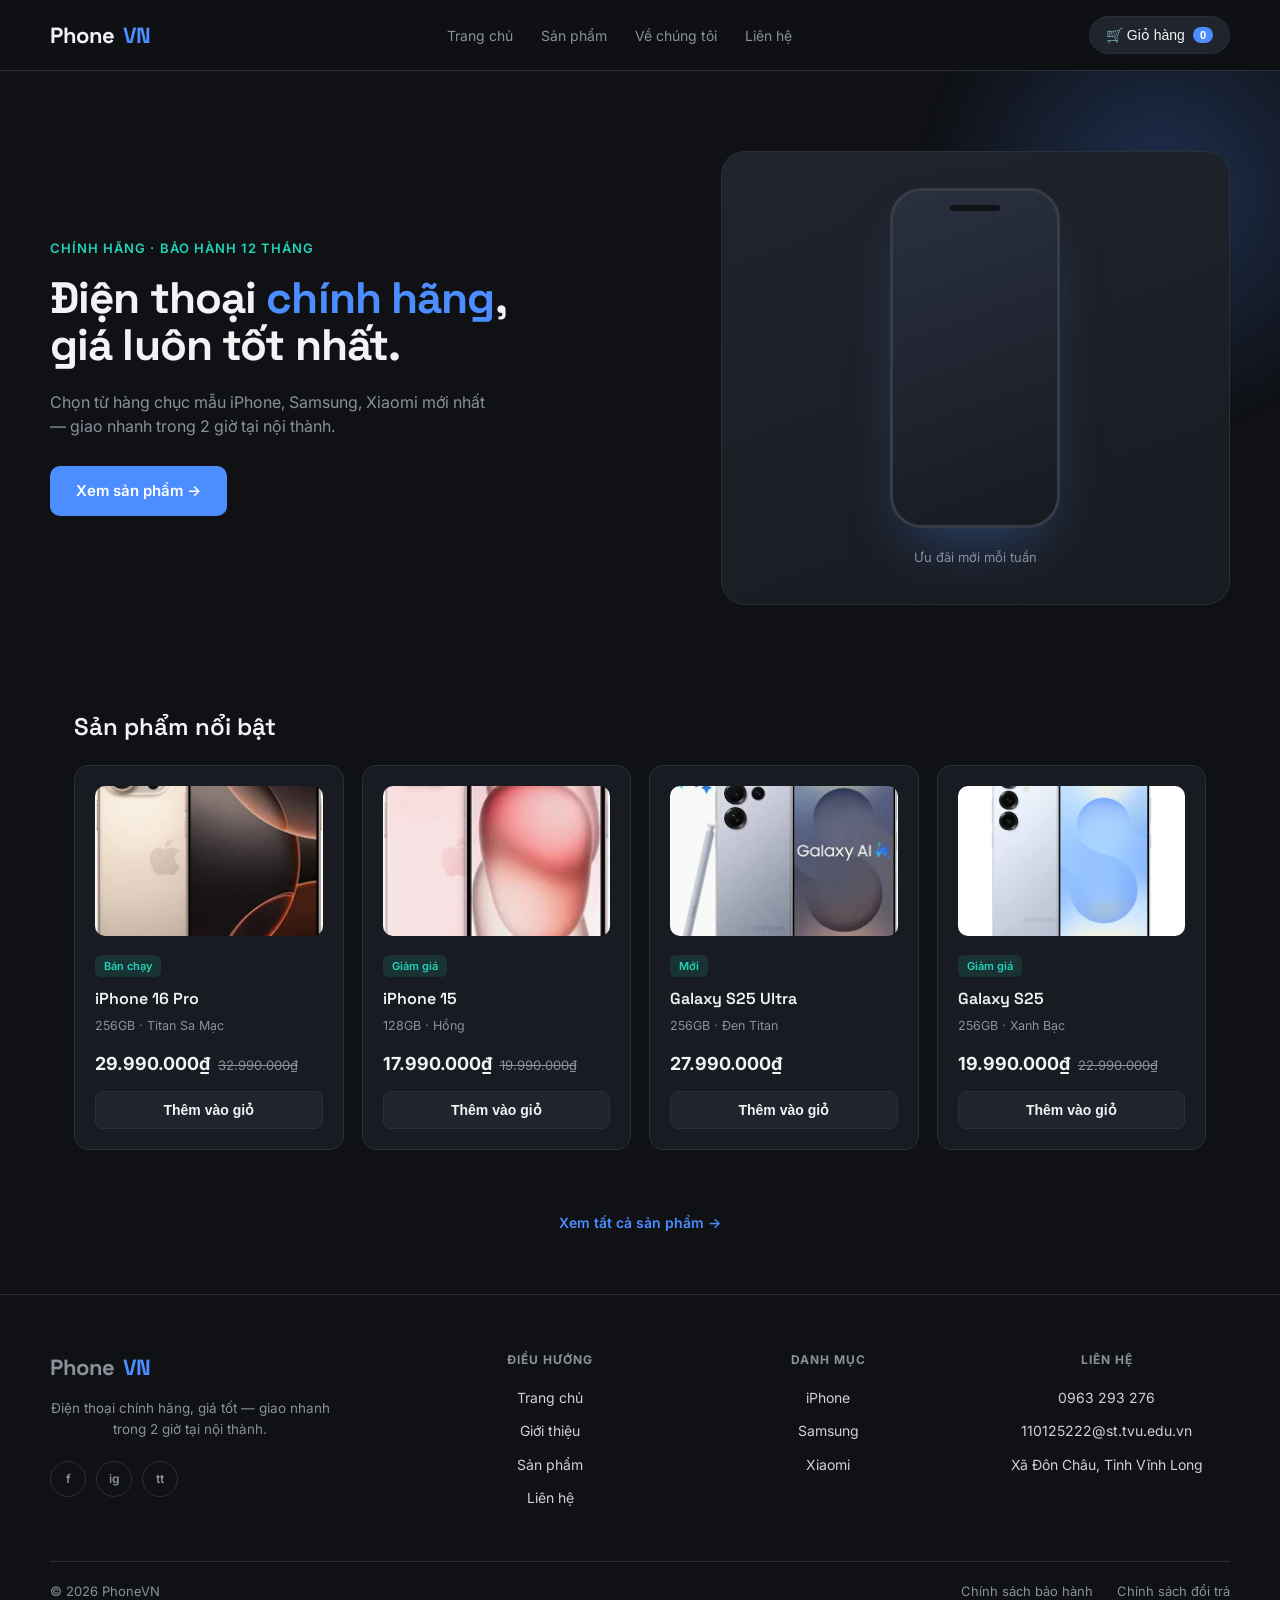
<file: index.html>
<!DOCTYPE html>
<html lang="vi">
  <head>
    <meta charset="UTF-8">
    <meta name="viewport" content="width=device-width, initial-scale=1.0">
    <title>PhoneVN — Điện thoại chính hãng, giá tốt</title>
    <link rel="preconnect" href="https://fonts.googleapis.com">
    <link href="https://fonts.googleapis.com/css2?family=Space+Grotesk:wght@500;600;700&family=Inter:wght@400;500;600;700&display=swap" rel="stylesheet">
    <link rel="stylesheet" href="css/styles.css">
</head>
<body>

<header>
  <nav class="nav wrap">
    <div class="brand">Phone<span>VN</span></div>
    <div class="nav-links">
      <a href="index.html">Trang chủ</a>
      <a href="html/san-pham.html">Sản phẩm</a>
      <a href="html/gioi-thieu.html">Về chúng tôi</a>
      <a href="html/lien-he.html">Liên hệ</a>
    </div>
    <div class="nav-actions">
      <button id="cart-btn" onclick="toggleCart(true)">
        🛒 Giỏ hàng <span id="cart-count">0</span>
      </button>
    </div>
  </nav>
</header>

<section class="hero">
  <div class="hero-inner">
    <div>
      <div class="eyebrow">Chính hãng · Bảo hành 12 tháng</div>
      <h1>Điện thoại <em>chính hãng</em>,<br>giá luôn tốt nhất.</h1>
      <p>Chọn từ hàng chục mẫu iPhone, Samsung, Xiaomi mới nhất — giao nhanh trong 2 giờ tại nội thành.</p>
      <a href="html/san-pham.html" class="btn-primary">Xem sản phẩm →</a>
    </div>
    <div class="hero-visual">
      <div class="phone-frame"></div>
      <div class="caption">Ưu đãi mới mỗi tuần</div>
    </div>
  </div>
</section>

<div class="section-title" id="products">
  <h2>Sản phẩm nổi bật</h2>
  <span></span>
</div>
<div class="grid" id="featured-grid"></div>
<div class="featured-cta">
  <a href="html/san-pham.html">Xem tất cả sản phẩm →</a>
</div>

<footer class="site-footer" id="contact">
  <div class="footer-grid">
    <div class="footer-brand">
      <div class="brand">Phone<span>VN</span></div>
      <p>Điện thoại chính hãng, giá tốt — giao nhanh trong 2 giờ tại nội thành.</p>
      <div class="footer-social">
        <a href="https://www.facebook.com/share/1JNX419ouY/" aria-label="Facebook">f</a>
        <a href="https://www.instagram.com/mduzcc?igsh=MTUydXp4b2Fwazlycw==" aria-label="Instagram">ig</a>
        <a href="https://www.tiktok.com/@mduc6927?_r=1&_t=ZS-981VV8JKOSP" aria-label="TikTok">tt</a>
      </div>
    </div>
    <div class="footer-col">
      <h4>Điều hướng</h4>
      <ul>
        <li><a href="index.html">Trang chủ</a></li>
        <li><a href="html/gioi-thieu.html">Giới thiệu</a></li>
        <li><a href="html/san-pham.html">Sản phẩm</a></li>
        <li><a href="html/lien-he.html">Liên hệ</a></li>
      </ul>
    </div>
    <div class="footer-col">
      <h4>Danh mục</h4>
      <ul>
        <li><a href="html/san-pham.html">iPhone</a></li>
        <li><a href="html/san-pham.html">Samsung</a></li>
        <li><a href="html/san-pham.html">Xiaomi</a></li>
      </ul>
    </div>
    <div class="footer-col">
      <h4>Liên hệ</h4>
      <ul>
        <li><span>0963 293 276</span></li>
        <li><span>110125222@st.tvu.edu.vn</span></li>
        <li><span>Xã Đôn Châu, Tỉnh Vĩnh Long</span></li>
      </ul>
    </div>
  </div>
  <div class="footer-bottom">
    <span>© 2026 PhoneVN</span>
    <span class="footer-bottom-links">
      <a href="#">Chính sách bảo hành</a>
      <a href="#">Chính sách đổi trả</a>
    </span>
  </div>
</footer>

<div class="overlay" id="overlay" onclick="toggleCart(false)"></div>
<div class="drawer" id="cart-drawer">
  <div class="drawer-head">
    <h3>Giỏ hàng</h3>
    <button class="close-btn" onclick="toggleCart(false)">✕</button>
  </div>
  <div class="drawer-items" id="drawer-items"></div>
  <div class="drawer-foot">
    <div class="total-row">
      <span>Tổng cộng</span>
      <span id="cart-total">0₫</span>
    </div>
    <button class="btn-primary btn-block" onclick="checkout()">Thanh toán</button>
  </div>
</div>

<script src="js/script.js"></script>

</body>
</html>
</file>
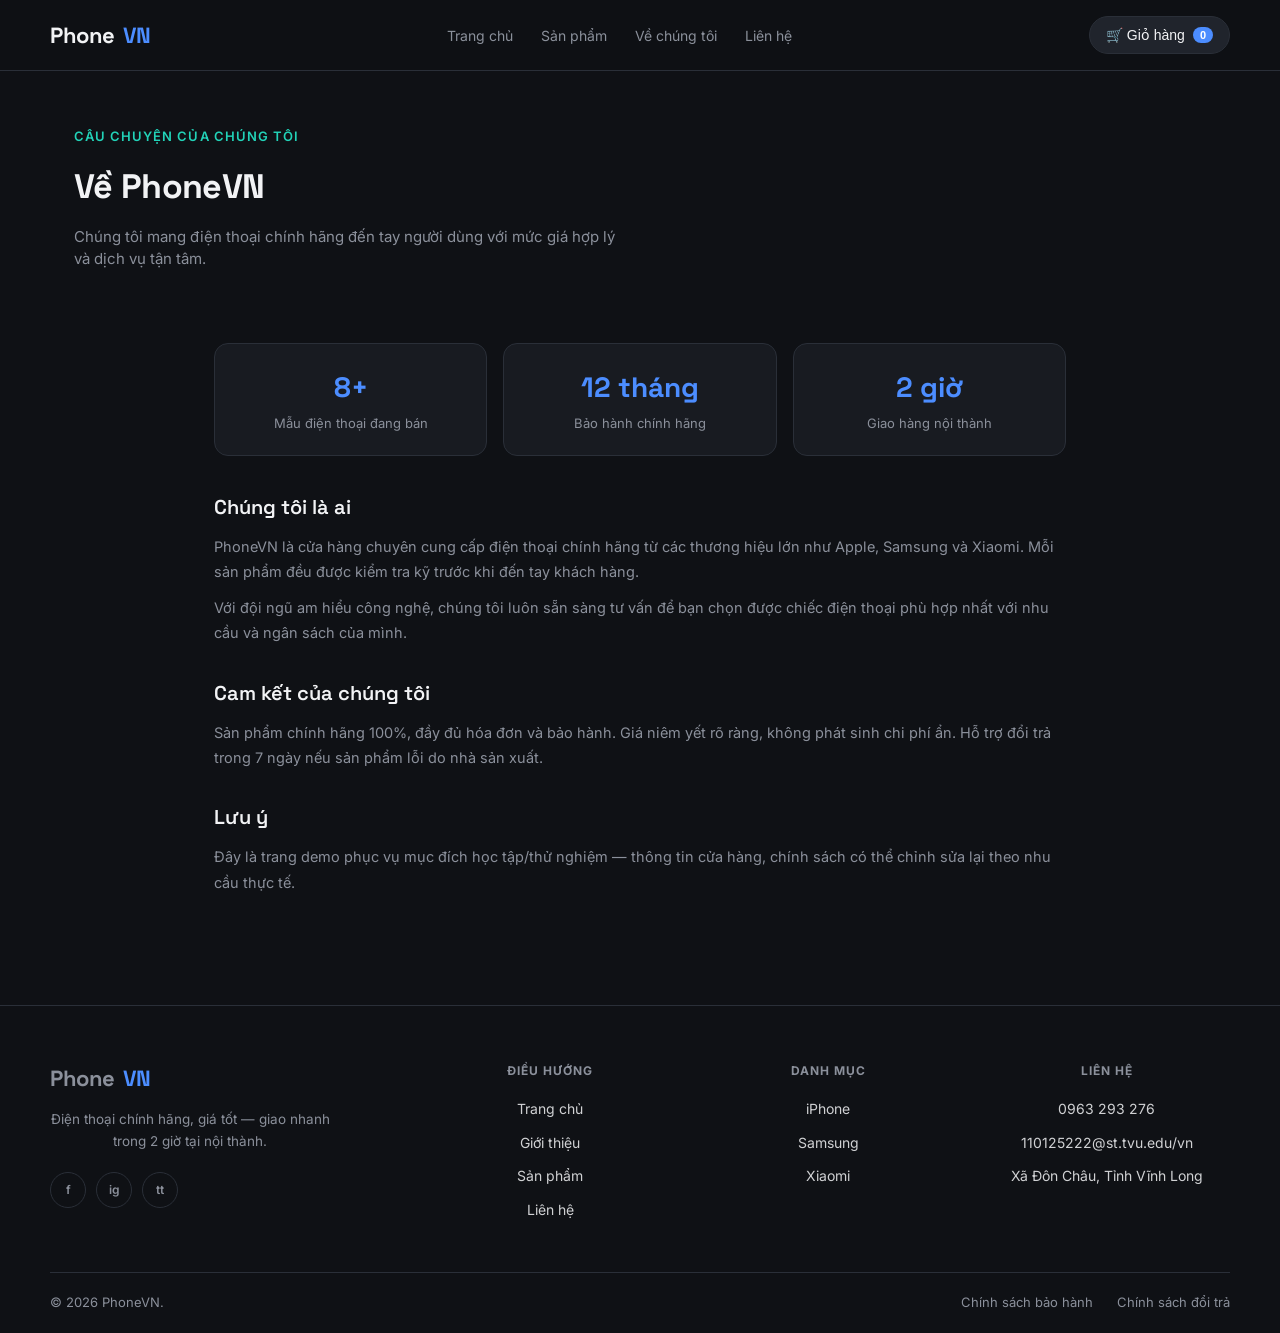
<file: html/gioi-thieu.html>
<!DOCTYPE html>
<html lang="vi">
  <head>
    <meta charset="UTF-8">
    <meta name="viewport" content="width=device-width, initial-scale=1.0">
    <title>Về chúng tôi — PhoneVN</title>
    <link rel="preconnect" href="https://fonts.googleapis.com">
    <link href="https://fonts.googleapis.com/css2?family=Space+Grotesk:wght@500;600;700&family=Inter:wght@400;500;600;700&display=swap" rel="stylesheet">
    <link rel="stylesheet" href="../css/styles.css">
</head>
<body>

<header>
  <nav class="nav wrap">
    <div class="brand">Phone<span>VN</span></div>
    <div class="nav-links">
      <a href="../index.html">Trang chủ</a>
      <a href="san-pham.html">Sản phẩm</a>
      <a href="gioi-thieu.html">Về chúng tôi</a>
      <a href="lien-he.html">Liên hệ</a>
    </div>
    <div class="nav-actions">
      <button id="cart-btn" onclick="toggleCart(true)">
        🛒 Giỏ hàng <span id="cart-count">0</span>
      </button>
    </div>
  </nav>
</header>

<div class="page-hero">
  <div class="eyebrow">Câu chuyện của chúng tôi</div>
  <h1>Về PhoneVN</h1>
  <p>Chúng tôi mang điện thoại chính hãng đến tay người dùng với mức giá hợp lý và dịch vụ tận tâm.</p>
</div>

<div class="about-wrap">
  <div class="stats-row">
    <div class="stat-card">
      <div class="num">8+</div>
      <div class="label">Mẫu điện thoại đang bán</div>
    </div>
    <div class="stat-card">
      <div class="num">12 tháng</div>
      <div class="label">Bảo hành chính hãng</div>
    </div>
    <div class="stat-card">
      <div class="num">2 giờ</div>
      <div class="label">Giao hàng nội thành</div>
    </div>
  </div>

  <h2>Chúng tôi là ai</h2>
  <p>PhoneVN là cửa hàng chuyên cung cấp điện thoại chính hãng từ các thương hiệu lớn như Apple, Samsung và Xiaomi. Mỗi sản phẩm đều được kiểm tra kỹ trước khi đến tay khách hàng.</p>
  <p>Với đội ngũ am hiểu công nghệ, chúng tôi luôn sẵn sàng tư vấn để bạn chọn được chiếc điện thoại phù hợp nhất với nhu cầu và ngân sách của mình.</p>

  <h2>Cam kết của chúng tôi</h2>
  <p>Sản phẩm chính hãng 100%, đầy đủ hóa đơn và bảo hành. Giá niêm yết rõ ràng, không phát sinh chi phí ẩn. Hỗ trợ đổi trả trong 7 ngày nếu sản phẩm lỗi do nhà sản xuất.</p>

  <h2>Lưu ý</h2>
  <p>Đây là trang demo phục vụ mục đích học tập/thử nghiệm — thông tin cửa hàng, chính sách có thể chỉnh sửa lại theo nhu cầu thực tế.</p>
</div>

<footer class="site-footer" id="contact">
  <div class="footer-grid">
    <div class="footer-brand">
      <div class="brand">Phone<span>VN</span></div>
      <p>Điện thoại chính hãng, giá tốt — giao nhanh trong 2 giờ tại nội thành.</p>
      <div class="footer-social">
        <a href="https://www.facebook.com/share/1JNX419ouY/" aria-label="Facebook">f</a>
        <a href="https://www.instagram.com/mduzcc?igsh=MTUydXp4b2Fwazlycw==" aria-label="Instagram">ig</a>
        <a href="https://www.tiktok.com/@mduc6927?_r=1&_t=ZS-981VV8JKOSP" aria-label="TikTok">tt</a>
      </div>
    </div>
    <div class="footer-col">
      <h4>Điều hướng</h4>
      <ul>
        <li><a href="../index.html">Trang chủ</a></li>
        <li><a href="gioi-thieu.html">Giới thiệu</a></li>
        <li><a href="san-pham.html">Sản phẩm</a></li>
        <li><a href="lien-he.html">Liên hệ</a></li>
      </ul>
    </div>
    <div class="footer-col">
      <h4>Danh mục</h4>
      <ul>
        <li><a href="san-pham.html">iPhone</a></li>
        <li><a href="san-pham.html">Samsung</a></li>
        <li><a href="san-pham.html">Xiaomi</a></li>
      </ul>
    </div>
    <div class="footer-col">
      <h4>Liên hệ</h4>
      <ul>
        <li><span>0963 293 276</span></li>
        <li><span>110125222@st.tvu.edu/vn</span></li>
        <li><span>Xã Đôn Châu, Tỉnh Vĩnh Long</span></li>
      </ul>
    </div>
  </div>
  <div class="footer-bottom">
    <span>© 2026 PhoneVN.</span>
    <span class="footer-bottom-links">
      <a href="#">Chính sách bảo hành</a>
      <a href="#">Chính sách đổi trả</a>
    </span>
  </div>
</footer>

<div class="overlay" id="overlay" onclick="toggleCart(false)"></div>
<div class="drawer" id="cart-drawer">
  <div class="drawer-head">
    <h3>Giỏ hàng</h3>
    <button class="close-btn" onclick="toggleCart(false)">✕</button>
  </div>
  <div class="drawer-items" id="drawer-items"></div>
  <div class="drawer-foot">
    <div class="total-row">
      <span>Tổng cộng</span>
      <span id="cart-total">0₫</span>
    </div>
    <button class="btn-primary btn-block" onclick="checkout()">Thanh toán</button>
  </div>
</div>

<script src="../js/script.js"></script>

</body>
</html>
</file>
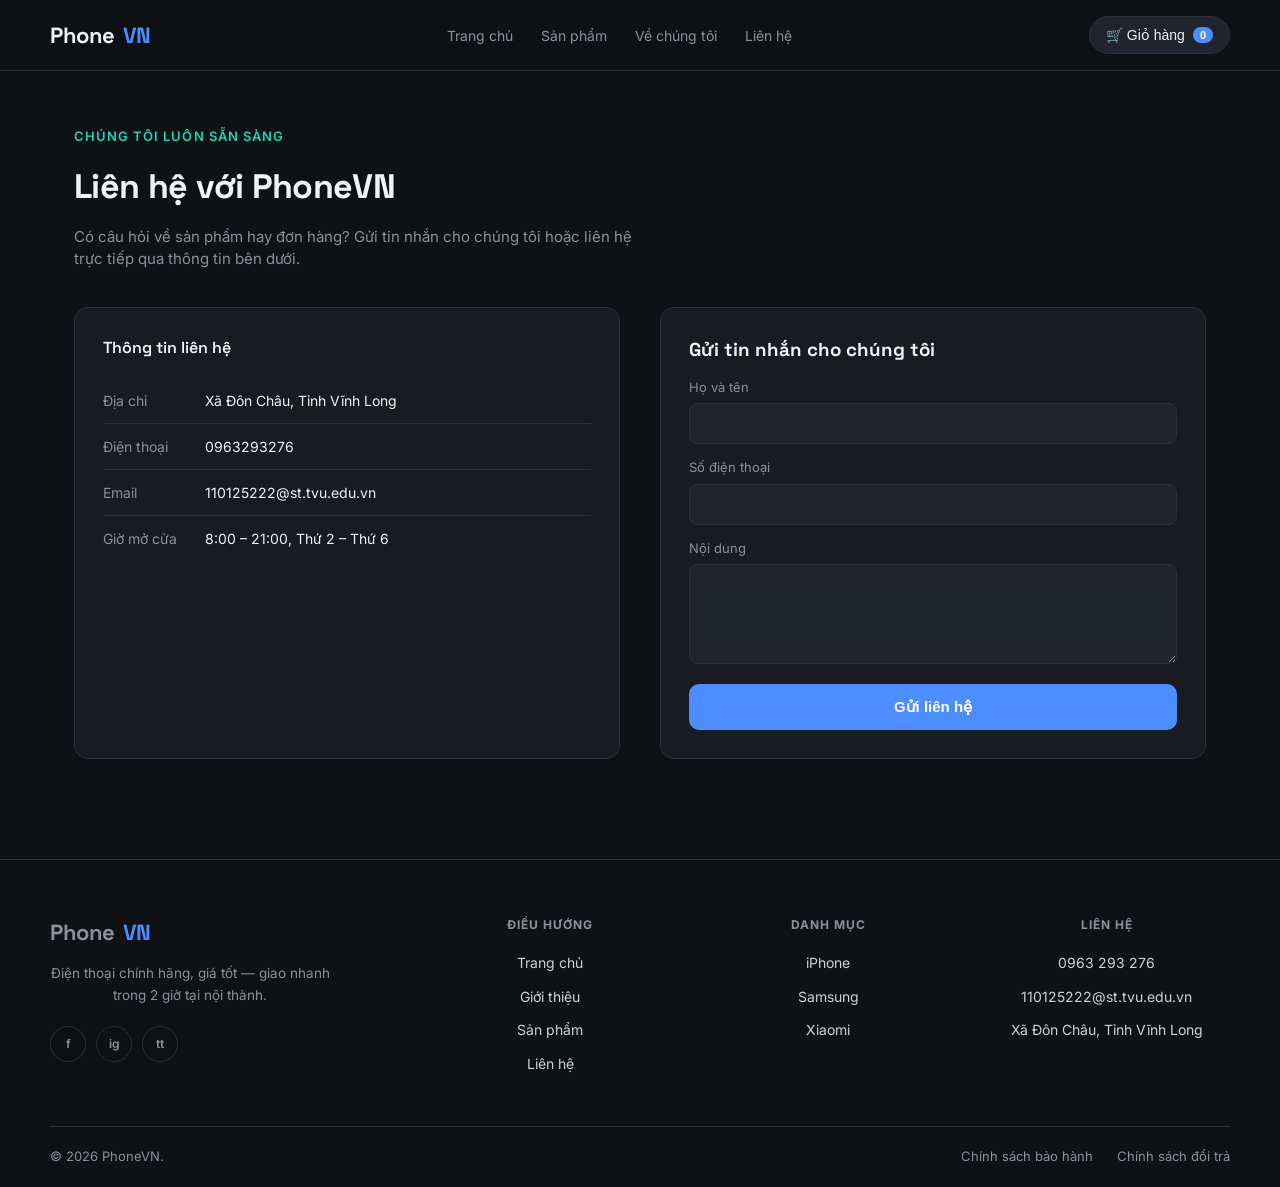
<file: html/lien-he.html>
<!DOCTYPE html>
<html lang="vi">
  <head>
    <meta charset="UTF-8">
    <meta name="viewport" content="width=device-width, initial-scale=1.0">
    <title>Liên hệ — PhoneVN</title>
    <link rel="preconnect" href="https://fonts.googleapis.com">
    <link href="https://fonts.googleapis.com/css2?family=Space+Grotesk:wght@500;600;700&family=Inter:wght@400;500;600;700&display=swap" rel="stylesheet">
    <link rel="stylesheet" href="../css/styles.css">
</head>
<body>

<header>
  <nav class="nav wrap">
    <div class="brand">Phone<span>VN</span></div>
    <div class="nav-links">
      <a href="../index.html">Trang chủ</a>
      <a href="san-pham.html">Sản phẩm</a>
      <a href="gioi-thieu.html">Về chúng tôi</a>
      <a href="lien-he.html">Liên hệ</a>
    </div>
    <div class="nav-actions">
      <button id="cart-btn" onclick="toggleCart(true)">
        🛒 Giỏ hàng <span id="cart-count">0</span>
      </button>
    </div>
  </nav>
</header>

<div class="page-hero">
  <div class="eyebrow">Chúng tôi luôn sẵn sàng</div>
  <h1>Liên hệ với PhoneVN</h1>
  <p>Có câu hỏi về sản phẩm hay đơn hàng? Gửi tin nhắn cho chúng tôi hoặc liên hệ trực tiếp qua thông tin bên dưới.</p>
</div>

<div class="contact-wrap">
  <div class="contact-info-card">
    <h3>Thông tin liên hệ</h3>
    <div class="contact-info-row">
      <span class="label">Địa chỉ</span>
      <span>Xã Đôn Châu, Tỉnh Vĩnh Long</span>
    </div>
    <div class="contact-info-row">
      <span class="label">Điện thoại</span>
      <span>0963293276</span>
    </div>
    <div class="contact-info-row">
      <span class="label">Email</span>
      <span>110125222@st.tvu.edu.vn</span>
    </div>
    <div class="contact-info-row">
      <span class="label">Giờ mở cửa</span>
      <span>8:00 – 21:00, Thứ 2 – Thứ 6</span>
    </div>
  </div>

  <form class="contact-form" onsubmit="return submitContact(event)">
    <h3>Gửi tin nhắn cho chúng tôi</h3>
    <div>
      <label for="cf-name">Họ và tên</label>
      <input type="text" id="cf-name" required>
    </div>
    <div>
      <label for="cf-phone">Số điện thoại</label>
      <input type="tel" id="cf-phone" required>
    </div>
    <div>
      <label for="cf-message">Nội dung</label>
      <textarea id="cf-message" required></textarea>
    </div>
    <button type="submit" class="btn-primary">Gửi liên hệ</button>
  </form>
</div>

<footer class="site-footer" id="contact">
  <div class="footer-grid">
    <div class="footer-brand">
      <div class="brand">Phone<span>VN</span></div>
      <p>Điện thoại chính hãng, giá tốt — giao nhanh trong 2 giờ tại nội thành.</p>
      <div class="footer-social">
        <a href="https://www.facebook.com/share/1JNX419ouY/" aria-label="Facebook">f</a>
        <a href="https://www.instagram.com/mduzcc?igsh=MTUydXp4b2Fwazlycw==" aria-label="Instagram">ig</a>
        <a href="https://www.tiktok.com/@mduc6927?_r=1&_t=ZS-981VV8JKOSP" aria-label="TikTok">tt</a>
      </div>
    </div>
    <div class="footer-col">
      <h4>Điều hướng</h4>
      <ul>
        <li><a href="../index.html">Trang chủ</a></li>
        <li><a href="gioi-thieu.html">Giới thiệu</a></li>
        <li><a href="san-pham.html">Sản phẩm</a></li>
        <li><a href="lien-he.html">Liên hệ</a></li>
      </ul>
    </div>
    <div class="footer-col">
      <h4>Danh mục</h4>
      <ul>
        <li><a href="san-pham.html">iPhone</a></li>
        <li><a href="san-pham.html">Samsung</a></li>
        <li><a href="san-pham.html">Xiaomi</a></li>
      </ul>
    </div>
    <div class="footer-col">
      <h4>Liên hệ</h4>
      <ul>
        <li><span>0963 293 276</span></li>
        <li><span>110125222@st.tvu.edu.vn</span></li>
        <li><span>Xã Đôn Châu, Tỉnh Vĩnh Long</span></li>
      </ul>
    </div>
  </div>
  <div class="footer-bottom">
    <span>© 2026 PhoneVN.</span>
    <span class="footer-bottom-links">
      <a href="#">Chính sách bảo hành</a>
      <a href="#">Chính sách đổi trả</a>
    </span>
  </div>
</footer>

<div class="overlay" id="overlay" onclick="toggleCart(false)"></div>
<div class="drawer" id="cart-drawer">
  <div class="drawer-head">
    <h3>Giỏ hàng</h3>
    <button class="close-btn" onclick="toggleCart(false)">✕</button>
  </div>
  <div class="drawer-items" id="drawer-items"></div>
  <div class="drawer-foot">
    <div class="total-row">
      <span>Tổng cộng</span>
      <span id="cart-total">0₫</span>
    </div>
    <button class="btn-primary btn-block" onclick="checkout()">Thanh toán</button>
  </div>
</div>

<script src="../js/script.js"></script>

</body>
</html>
</file>
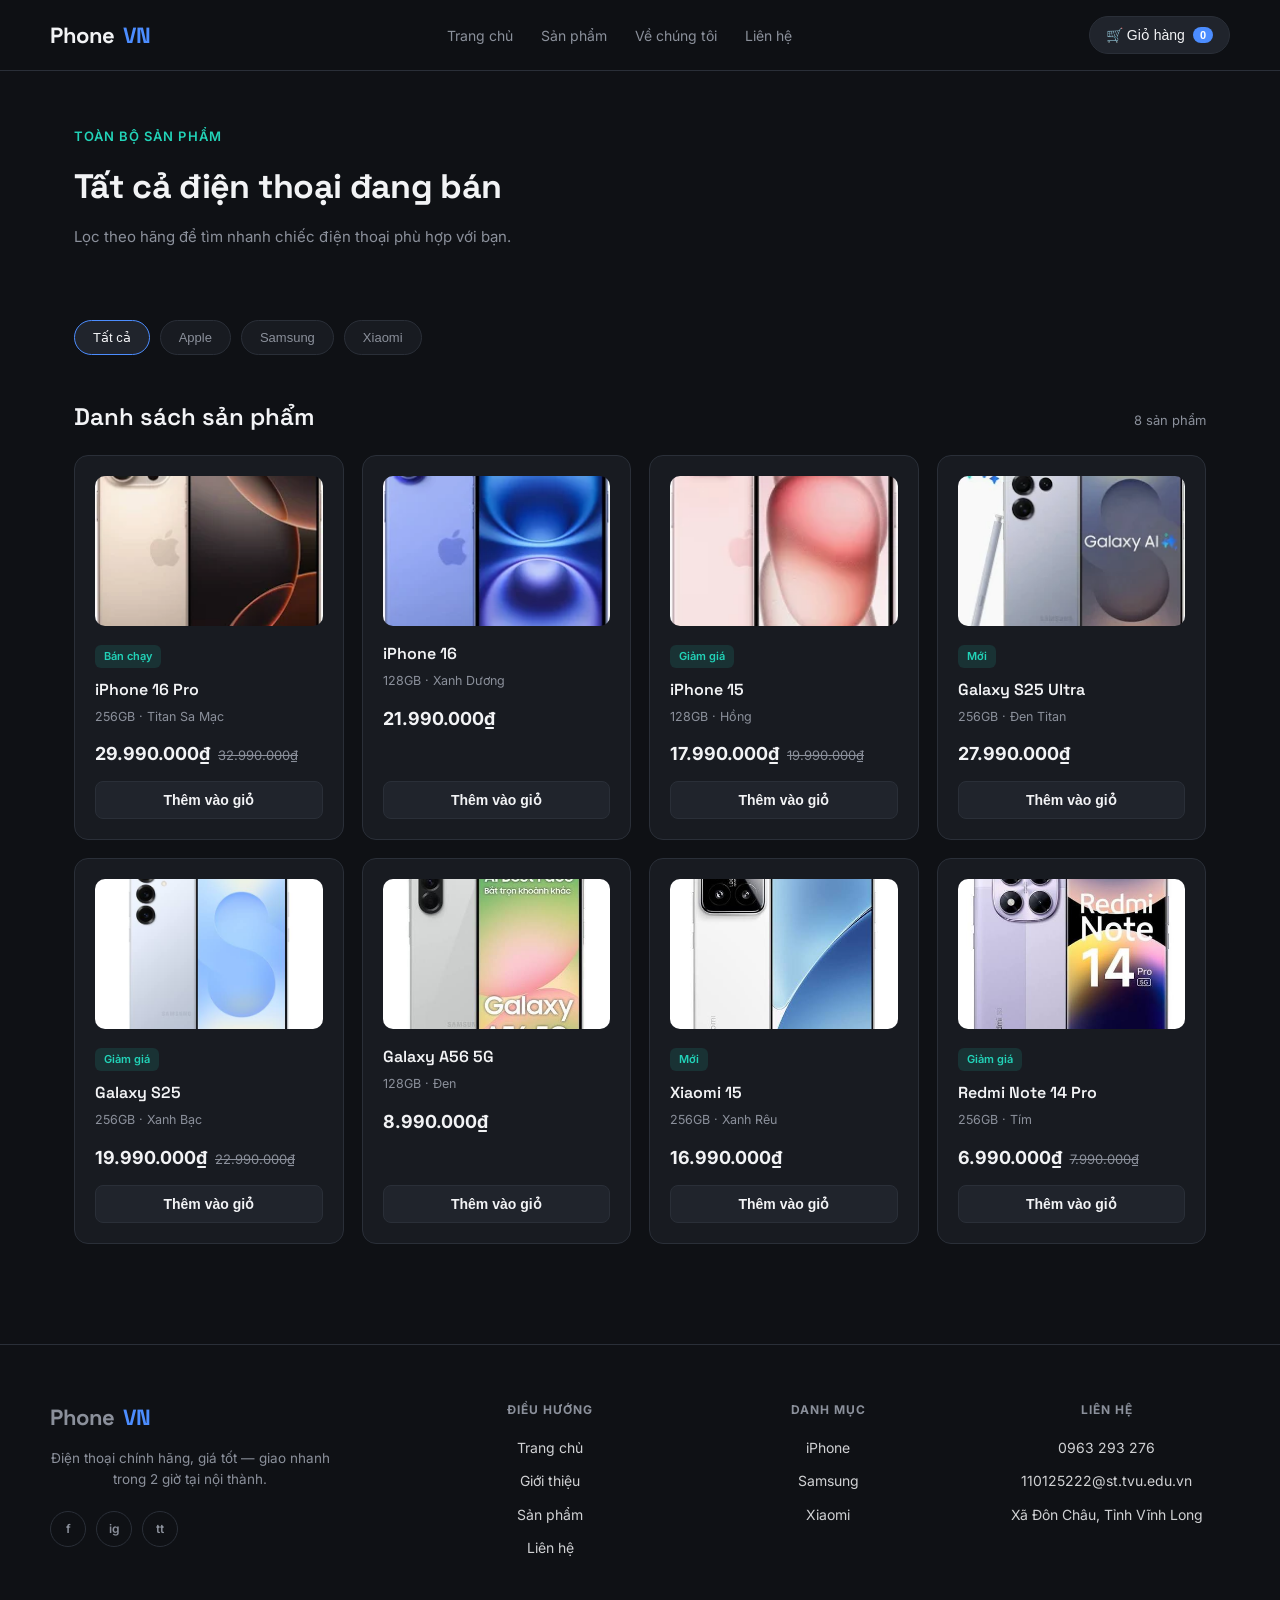
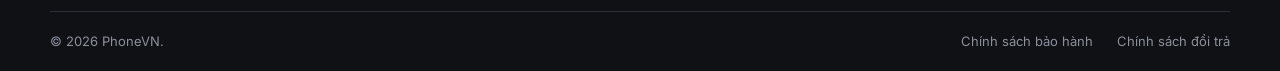
<file: html/san-pham.html>
<!DOCTYPE html>
<html lang="vi">
  <head>
    <meta charset="UTF-8">
    <meta name="viewport" content="width=device-width, initial-scale=1.0">
    <title>Sản phẩm — PhoneVN</title>
    <link rel="preconnect" href="https://fonts.googleapis.com">
    <link href="https://fonts.googleapis.com/css2?family=Space+Grotesk:wght@500;600;700&family=Inter:wght@400;500;600;700&display=swap" rel="stylesheet">
    <link rel="stylesheet" href="../css/styles.css">
</head>
<body>

<header>
  <nav class="nav wrap">
    <div class="brand">Phone<span>VN</span></div>
    <div class="nav-links">
      <a href="../index.html">Trang chủ</a>
      <a href="san-pham.html">Sản phẩm</a>
      <a href="gioi-thieu.html">Về chúng tôi</a>
      <a href="lien-he.html">Liên hệ</a>
    </div>
    <div class="nav-actions">
      <button id="cart-btn" onclick="toggleCart(true)">
        🛒 Giỏ hàng <span id="cart-count">0</span>
      </button>
    </div>
  </nav>
</header>

<div class="page-hero">
  <div class="eyebrow">Toàn bộ sản phẩm</div>
  <h1>Tất cả điện thoại đang bán</h1>
  <p>Lọc theo hãng để tìm nhanh chiếc điện thoại phù hợp với bạn.</p>
</div>

<div class="filters" id="filters"></div>

<div class="section-title">
  <h2>Danh sách sản phẩm</h2>
  <span id="result-count"></span>
</div>
<div class="grid" id="product-grid"></div>

<footer class="site-footer" id="contact">
  <div class="footer-grid">
    <div class="footer-brand">
      <div class="brand">Phone<span>VN</span></div>
      <p>Điện thoại chính hãng, giá tốt — giao nhanh trong 2 giờ tại nội thành.</p>
      <div class="footer-social">
        <a href="https://www.facebook.com/share/1JNX419ouY/" aria-label="Facebook">f</a>
        <a href="https://www.instagram.com/mduzcc?igsh=MTUydXp4b2Fwazlycw==" aria-label="Instagram">ig</a>
        <a href="https://www.tiktok.com/@mduc6927?_r=1&_t=ZS-981VV8JKOSP" aria-label="TikTok">tt</a>
      </div>
    </div>
    <div class="footer-col">
      <h4>Điều hướng</h4>
      <ul>
        <li><a href="../index.html">Trang chủ</a></li>
        <li><a href="gioi-thieu.html">Giới thiệu</a></li>
        <li><a href="san-pham.html">Sản phẩm</a></li>
        <li><a href="lien-he.html">Liên hệ</a></li>
      </ul>
    </div>
    <div class="footer-col">
      <h4>Danh mục</h4>
      <ul>
        <li><a href="san-pham.html">iPhone</a></li>
        <li><a href="san-pham.html">Samsung</a></li>
        <li><a href="san-pham.html">Xiaomi</a></li>
      </ul>
    </div>
    <div class="footer-col">
      <h4>Liên hệ</h4>
      <ul>
        <li><span>0963 293 276</span></li>
        <li><span>110125222@st.tvu.edu.vn</span></li>
        <li><span>Xã Đôn Châu, Tỉnh Vĩnh Long</span></li>
      </ul>
    </div>
  </div>
  <div class="footer-bottom">
    <span>© 2026 PhoneVN.</span>
    <span class="footer-bottom-links">
      <a href="#">Chính sách bảo hành</a>
      <a href="#">Chính sách đổi trả</a>
    </span>
  </div>
</footer>

<div class="overlay" id="overlay" onclick="toggleCart(false)"></div>
<div class="drawer" id="cart-drawer">
  <div class="drawer-head">
    <h3>Giỏ hàng</h3>
    <button class="close-btn" onclick="toggleCart(false)">✕</button>
  </div>
  <div class="drawer-items" id="drawer-items"></div>
  <div class="drawer-foot">
    <div class="total-row">
      <span>Tổng cộng</span>
      <span id="cart-total">0₫</span>
    </div>
    <button class="btn-primary btn-block" onclick="checkout()">Thanh toán</button>
  </div>
</div>

<script src="../js/script.js"></script>

</body>
</html>
</file>
<file: css/styles.css>
*{box-sizing:border-box; margin:0; padding:0;}
  body{
    background:#0F1115;
    color:#F2F3F5;
    font-family:'Inter', sans-serif;
    line-height:1.5;
  }
  h1,h2,h3,.brand{font-family:'Space Grotesk', sans-serif;}
  a{color:inherit; text-decoration:none;}
  img{max-width:100%; display:block;}
  .wrap{max-width:1180px; margin:0 auto; padding:0 24px;}

  /* Header */
  header{
    position:sticky; top:0; z-index:50;
    background:rgba(15,17,21,0.85);
    backdrop-filter:blur(10px);
    border-bottom:1px solid #2A2F38;
  }
  .nav{display:flex; align-items:center; justify-content:space-between; padding:16px 24px;}
  .nav.wrap{padding:16px 0;}
  .btn-block{width:100%;}
  .back-link{color:#8B909B; font-size:13px;}
  .page-hero-tight{padding-bottom:0;}
  .brand{font-size:22px; font-weight:700; letter-spacing:-0.02em; display:flex; align-items:center; gap:8px;}
  .brand span{color:#4C8DFF;}
  .nav-links{display:flex; gap:28px; font-size:14px; color:#8B909B;}
  .nav-links a:hover{color:#F2F3F5;}
  .nav-actions{display:flex; align-items:center; gap:16px;}
  #cart-btn{
    position:relative;
    background:#20242C;
    border:1px solid #2A2F38;
    color:#F2F3F5;
    padding:10px 16px;
    border-radius:999px;
    font-size:14px;
    cursor:pointer;
    display:flex; align-items:center; gap:8px;
  }
  #cart-count{
    background:#4C8DFF;
    color:#fff;
    font-size:11px;
    font-weight:700;
    padding:2px 7px;
    border-radius:999px;
  }

  /* Hero */
  .hero{
    padding:80px 24px 60px;
    position:relative;
    overflow:hidden;
  }
  .hero::before{
    content:"";
    position:absolute;
    top:-120px; right:-120px;
    width:480px; height:480px;
    background:radial-gradient(circle, rgba(76,141,255,0.25), transparent 70%);
    filter:blur(10px);
    pointer-events:none;
  }
  .hero-inner{
    max-width:1180px; margin:0 auto;
    display:grid; grid-template-columns:1.1fr 0.9fr; gap:48px; align-items:center;
    position:relative;
  }
  .eyebrow{
    color:#22D3B8; font-size:13px; font-weight:600;
    letter-spacing:0.08em; text-transform:uppercase; margin-bottom:16px;
  }
  .hero h1{
    font-size:44px;
    font-weight:700;
    letter-spacing:-0.02em;
    line-height:1.08;
    margin-bottom:20px;
  }
  .hero h1 em{font-style:normal; color:#4C8DFF;}
  .hero p{color:#8B909B; font-size:16px; max-width:440px; margin-bottom:28px;}
  .btn-primary{
    background:#4C8DFF;
    color:#fff;
    padding:14px 26px;
    border:none;
    border-radius:10px;
    font-size:15px;
    font-weight:600;
    cursor:pointer;
    display:inline-block;
  }
  .btn-primary:hover{background:#3d78e8;}
  .hero-visual{
    background:linear-gradient(160deg, #20242C, #181B21);
    border:1px solid #2A2F38;
    border-radius:24px;
    padding:36px;
    text-align:center;
    position:relative;
  }
  .hero-visual .phone-frame{
    width:170px; height:340px; margin:0 auto;
    background:linear-gradient(160deg,#2A3040,#171A21);
    border-radius:32px;
    border:3px solid #363c48;
    position:relative;
    box-shadow:0 30px 60px -20px rgba(76,141,255,0.35);
  }
  .phone-frame::after{
    content:"";
    position:absolute; top:14px; left:50%; transform:translateX(-50%);
    width:50px; height:6px; border-radius:4px; background:#0F1115;
  }
  .hero-visual .caption{margin-top:20px; color:#8B909B; font-size:13px;}

  /* Filters */
  .filters{
    display:flex; gap:10px; flex-wrap:wrap;
    padding:36px 24px 0; max-width:1180px; margin:0 auto;
  }
  .chip{
    background:#181B21;
    border:1px solid #2A2F38;
    color:#8B909B;
    padding:9px 18px;
    border-radius:999px;
    font-size:13px;
    cursor:pointer;
    transition:all .15s;
  }
  .chip.active, .chip:hover{
    background:#20242C; color:#F2F3F5; border-color:#4C8DFF;
  }

  /* Product grid */
  .section-title{
    padding:44px 24px 20px; max-width:1180px; margin:0 auto;
    display:flex; justify-content:space-between; align-items:baseline;
  }
  .section-title h2{font-size:24px; font-weight:600;}
  .section-title span{color:#8B909B; font-size:13px;}
  .grid{
    display:grid; grid-template-columns:repeat(4, 1fr); gap:18px;
    max-width:1180px; margin:0 auto; padding:0 24px 60px;
  }
  .card{
    background:#181B21;
    border:1px solid #2A2F38;
    border-radius:14px;
    padding:20px;
    display:flex; flex-direction:column;
    transition:transform .15s, border-color .15s;
  }
  .card:hover{transform:translateY(-4px); border-color:#3a4150;}
  .card-thumb{
    background:#20242C;
    border-radius:10px;
    height:150px;
    display:flex; align-items:center; justify-content:center;
    margin-bottom:16px;
    font-size:13px; color:#8B909B;
  }
  .badge{
    display:inline-block; font-size:11px; font-weight:600;
    color:#22D3B8; background:rgba(34,211,184,0.12);
    padding:3px 9px; border-radius:6px; margin-bottom:10px; width:fit-content;
  }
  .card h3{font-size:16px; font-weight:600; margin-bottom:6px;}
  .spec{color:#8B909B; font-size:12.5px; margin-bottom:14px;}
  .price-row{display:flex; align-items:baseline; gap:8px; margin-bottom:14px;}
  .price{font-size:18px; font-weight:700; color:#F2F3F5;}
  .price-old{font-size:13px; color:#8B909B; text-decoration:line-through;}
  .add-btn{
    margin-top:auto;
    background:#20242C;
    border:1px solid #2A2F38;
    color:#F2F3F5;
    padding:10px;
    border-radius:8px;
    font-size:14px; font-weight:600;
    cursor:pointer;
  }
  .add-btn:hover{background:#4C8DFF; border-color:#4C8DFF;}

  /* Cart drawer */
  .overlay{
    position:fixed; inset:0; background:rgba(0,0,0,0.5);
    opacity:0; pointer-events:none; transition:opacity .2s; z-index:90;
  }
  .overlay.show{opacity:1; pointer-events:auto;}
  .drawer{
    position:fixed; top:0; right:0; height:100%; width:380px; max-width:90vw;
    background:#181B21; border-left:1px solid #2A2F38;
    transform:translateX(100%); transition:transform .25s ease; z-index:100;
    display:flex; flex-direction:column;
  }
  .drawer.show{transform:translateX(0);}
  .drawer-head{
    padding:20px; border-bottom:1px solid #2A2F38;
    display:flex; justify-content:space-between; align-items:center;
  }
  .drawer-head h3{font-size:17px; font-weight:600;}
  .close-btn{background:none; border:none; color:#8B909B; font-size:20px; cursor:pointer;}
  .drawer-items{flex:1; overflow-y:auto; padding:14px 20px;}
  .cart-item{
    display:flex; gap:12px; padding:14px 0; border-bottom:1px solid #2A2F38;
  }
  .cart-item-thumb{
    width:56px; height:56px; border-radius:8px; background:#20242C;
    flex-shrink:0; display:flex; align-items:center; justify-content:center;
    font-size:10px; color:#8B909B; text-align:center;
  }
  .cart-item-info{flex:1;}
  .cart-item-info h4{font-size:14px; font-weight:600; margin-bottom:4px;}
  .cart-item-info .price{font-size:13px;}
  .qty-row{display:flex; align-items:center; gap:10px; margin-top:8px;}
  .qty-btn{
    width:24px; height:24px; border-radius:6px; border:1px solid #2A2F38;
    background:#20242C; color:#F2F3F5; cursor:pointer; font-size:13px;
  }
  .remove-btn{color:#FF5D5D; font-size:12px; cursor:pointer; margin-left:auto; background:none; border:none;}
  .drawer-foot{padding:20px; border-top:1px solid #2A2F38;}
  .total-row{display:flex; justify-content:space-between; margin-bottom:16px; font-size:15px; font-weight:600;}
  .empty-cart{color:#8B909B; font-size:14px; text-align:center; padding:40px 0;}

  footer{
    border-top:1px solid #2A2F38; padding:30px 24px; margin-top:40px;
    color:#8B909B; font-size:13px; text-align:center;
  }

  @media (max-width:900px){
    .hero-inner{grid-template-columns:1fr;}
    .hero-visual{order:-1;}
    .grid{grid-template-columns:repeat(2,1fr);}
    .nav-links{display:none;}
  }
  @media (max-width:480px){
    .grid{grid-template-columns:1fr;}
    .hero h1{font-size:32px;}
    .page-hero h1{font-size:26px;}
  }

  /* Card as link wrapper */
  .card-link{display:block; color:inherit;}

  /* Trang chủ - featured */
  .featured-cta{
    max-width:1180px; margin:0 auto; padding:0 24px 20px; text-align:center;
  }
  .featured-cta a{
    color:#4C8DFF; font-size:14px; font-weight:600;
  }

  /* Page hero dùng chung cho các trang con */
  .page-hero{
    padding:56px 24px 36px; max-width:1180px; margin:0 auto;
  }
  .page-hero .eyebrow{margin-bottom:14px;}
  .page-hero h1{font-size:34px; font-weight:700; letter-spacing:-0.02em; margin-bottom:14px;}
  .page-hero p{color:#8B909B; font-size:15px; max-width:560px;}

  /* Trang chi tiết sản phẩm */
  .detail-wrap{
    max-width:1180px; margin:0 auto; padding:20px 24px 60px;
    display:grid; grid-template-columns:1fr 1fr; gap:40px;
  }
  .detail-thumb{
    background:#181B21;
    border:1px solid #2A2F38;
    border-radius:14px;
    height:420px;
    display:flex; align-items:center; justify-content:center;
    color:#8B909B; font-size:15px;
  }
  .detail-info h1{font-size:26px; font-weight:700; margin:12px 0 6px;}
  .price-lg{font-size:26px;}
  .detail-info .spec{font-size:14px; margin-bottom:18px;}
  .detail-desc{color:#8B909B; font-size:14.5px; line-height:1.7; margin:18px 0 26px;}
  .detail-actions{display:flex; align-items:center; gap:14px;}
  .detail-actions span{min-width:20px; text-align:center; font-weight:600;}
  .related-title{
    max-width:1180px; margin:0 auto; padding:0 24px 18px; font-size:18px; font-weight:600;
  }

  @media (max-width:900px){
    .detail-wrap{grid-template-columns:1fr;}
  }

  /* Trang giới thiệu */
  .about-wrap{
    max-width:900px; margin:0 auto; padding:0 24px 60px;
  }
  .about-wrap h2{font-size:20px; font-weight:600; margin:32px 0 12px;}
  .about-wrap p{color:#8B909B; font-size:14.5px; line-height:1.75; margin-bottom:10px;}
  .stats-row{
    display:grid; grid-template-columns:repeat(3,1fr); gap:16px; margin:36px 0;
  }
  .stat-card{
    background:#181B21; border:1px solid #2A2F38; border-radius:14px;
    padding:22px; text-align:center;
  }
  .stat-card .num{font-size:28px; font-weight:700; color:#4C8DFF; font-family:'Space Grotesk',sans-serif;}
  .stat-card .label{color:#8B909B; font-size:13px; margin-top:6px;}
  @media (max-width:600px){ .stats-row{grid-template-columns:1fr;} }

  /* Trang liên hệ */
  .contact-wrap{
    max-width:1180px; margin:0 auto; padding:0 24px 60px;
    display:grid; grid-template-columns:1fr 1fr; gap:40px;
  }
  .contact-info-card{
    background:#181B21; border:1px solid #2A2F38; border-radius:14px;
    padding:28px;
  }
  .contact-info-card h3{font-size:16px; font-weight:600; margin-bottom:18px;}
  .contact-info-row{
    display:flex; gap:12px; padding:12px 0; border-bottom:1px solid #2A2F38; font-size:14px;
  }
  .contact-info-row:last-child{border-bottom:none;}
  .contact-info-row .label{color:#8B909B; min-width:90px;}
  .contact-form{
    background:#181B21; border:1px solid #2A2F38; border-radius:14px;
    padding:28px; display:flex; flex-direction:column; gap:14px;
  }
  .contact-form label{font-size:13px; color:#8B909B; margin-bottom:6px; display:block;}
  .contact-form input, .contact-form textarea{
    width:100%; background:#20242C; border:1px solid #2A2F38; color:#F2F3F5;
    padding:11px 12px; border-radius:8px; font-family:inherit; font-size:14px;
  }
  .contact-form textarea{resize:vertical; min-height:100px;}
  .contact-form input:focus, .contact-form textarea:focus{outline:none; border-color:#4C8DFF;}
  @media (max-width:900px){ .contact-wrap{grid-template-columns:1fr;} }
  .card-thumb img, .detail-thumb img{
  width:100%; height:100%; object-fit:cover; border-radius:inherit;
}
/* Site footer */
  .site-footer{
    border-top:1px solid #2A2F38;
    padding:56px 24px 0;
    margin-top:40px;
  }
  .footer-grid{
    max-width:1180px; margin:0 auto;
    display:grid; grid-template-columns:1.4fr 1fr 1fr 1fr; gap:32px;
    padding-bottom:40px;
  }
  .footer-brand .brand{margin-bottom:14px;}
  .footer-brand p{color:#8B909B; font-size:13.5px; line-height:1.6; max-width:280px; margin-bottom:20px;}
  .footer-social{display:flex; gap:10px;}
  .footer-social a{
    width:36px; height:36px; border-radius:50%;
    border:1px solid #2A2F38;
    display:flex; align-items:center; justify-content:center;
    font-size:12px; font-weight:600; color:#8B909B;
    transition:all .15s;
  }
  .footer-social a:hover{border-color:#4C8DFF; color:#F2F3F5;}
  .footer-col h4{
    font-size:12px; font-weight:700; letter-spacing:0.08em;
    color:#8B909B; text-transform:uppercase; margin-bottom:18px;
  }
  .footer-col ul{list-style:none;}
  .footer-col li{margin-bottom:12px;}
  .footer-col a, .footer-col span{
    color:#F2F3F5; font-size:14px; opacity:0.85;
  }
  .footer-col a:hover{color:#4C8DFF; opacity:1;}
  .footer-bottom{
    max-width:1180px; margin:0 auto;
    border-top:1px solid #2A2F38;
    padding:20px 0;
    display:flex; justify-content:space-between; align-items:center;
    color:#8B909B; font-size:13px; flex-wrap:wrap; gap:10px;
  }
  .footer-bottom-links a{color:#8B909B; font-size:13px; margin-left:20px;}
  .footer-bottom-links a:hover{color:#F2F3F5;}

  @media (max-width:900px){
    .footer-grid{grid-template-columns:1fr 1fr; gap:28px;}
  }
  @media (max-width:560px){
    .footer-grid{grid-template-columns:1fr;}
    .footer-bottom{flex-direction:column; text-align:center;}
    .footer-bottom-links a{margin:0 8px;}
  }
</file>
